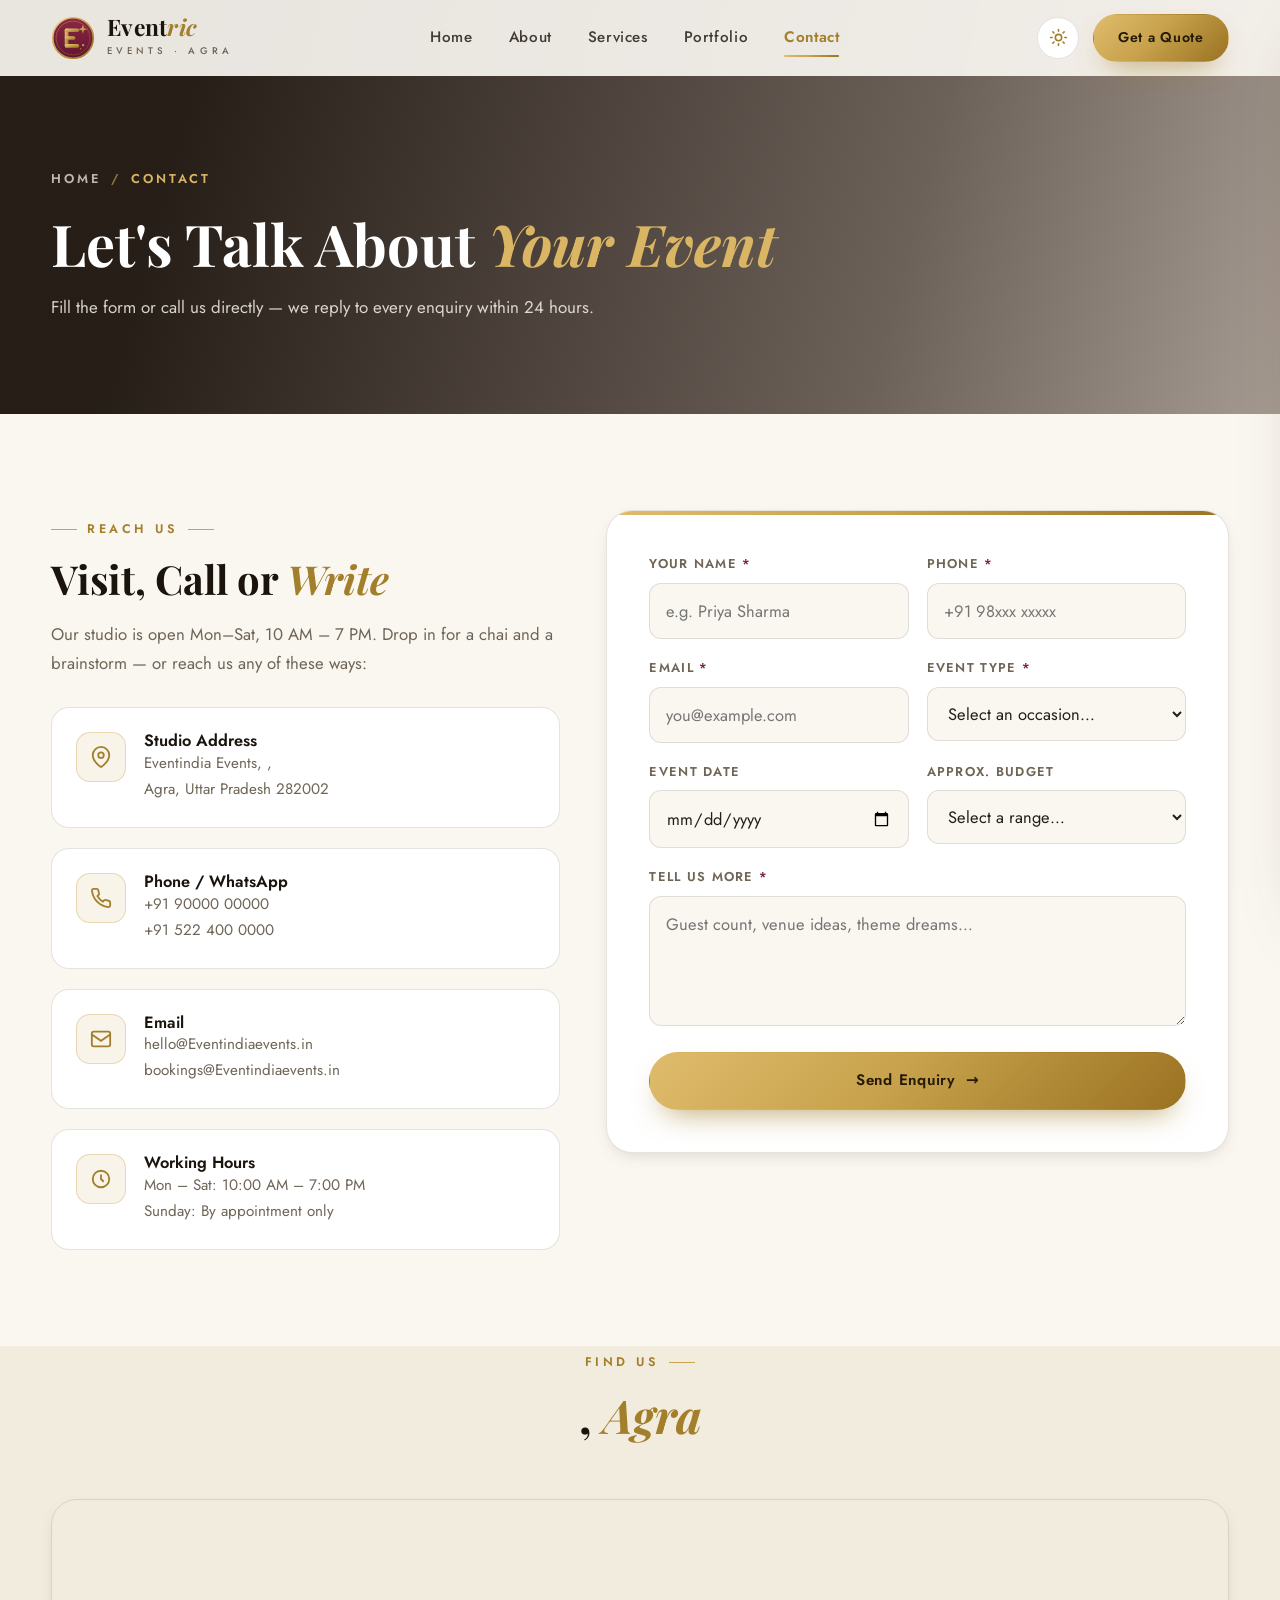
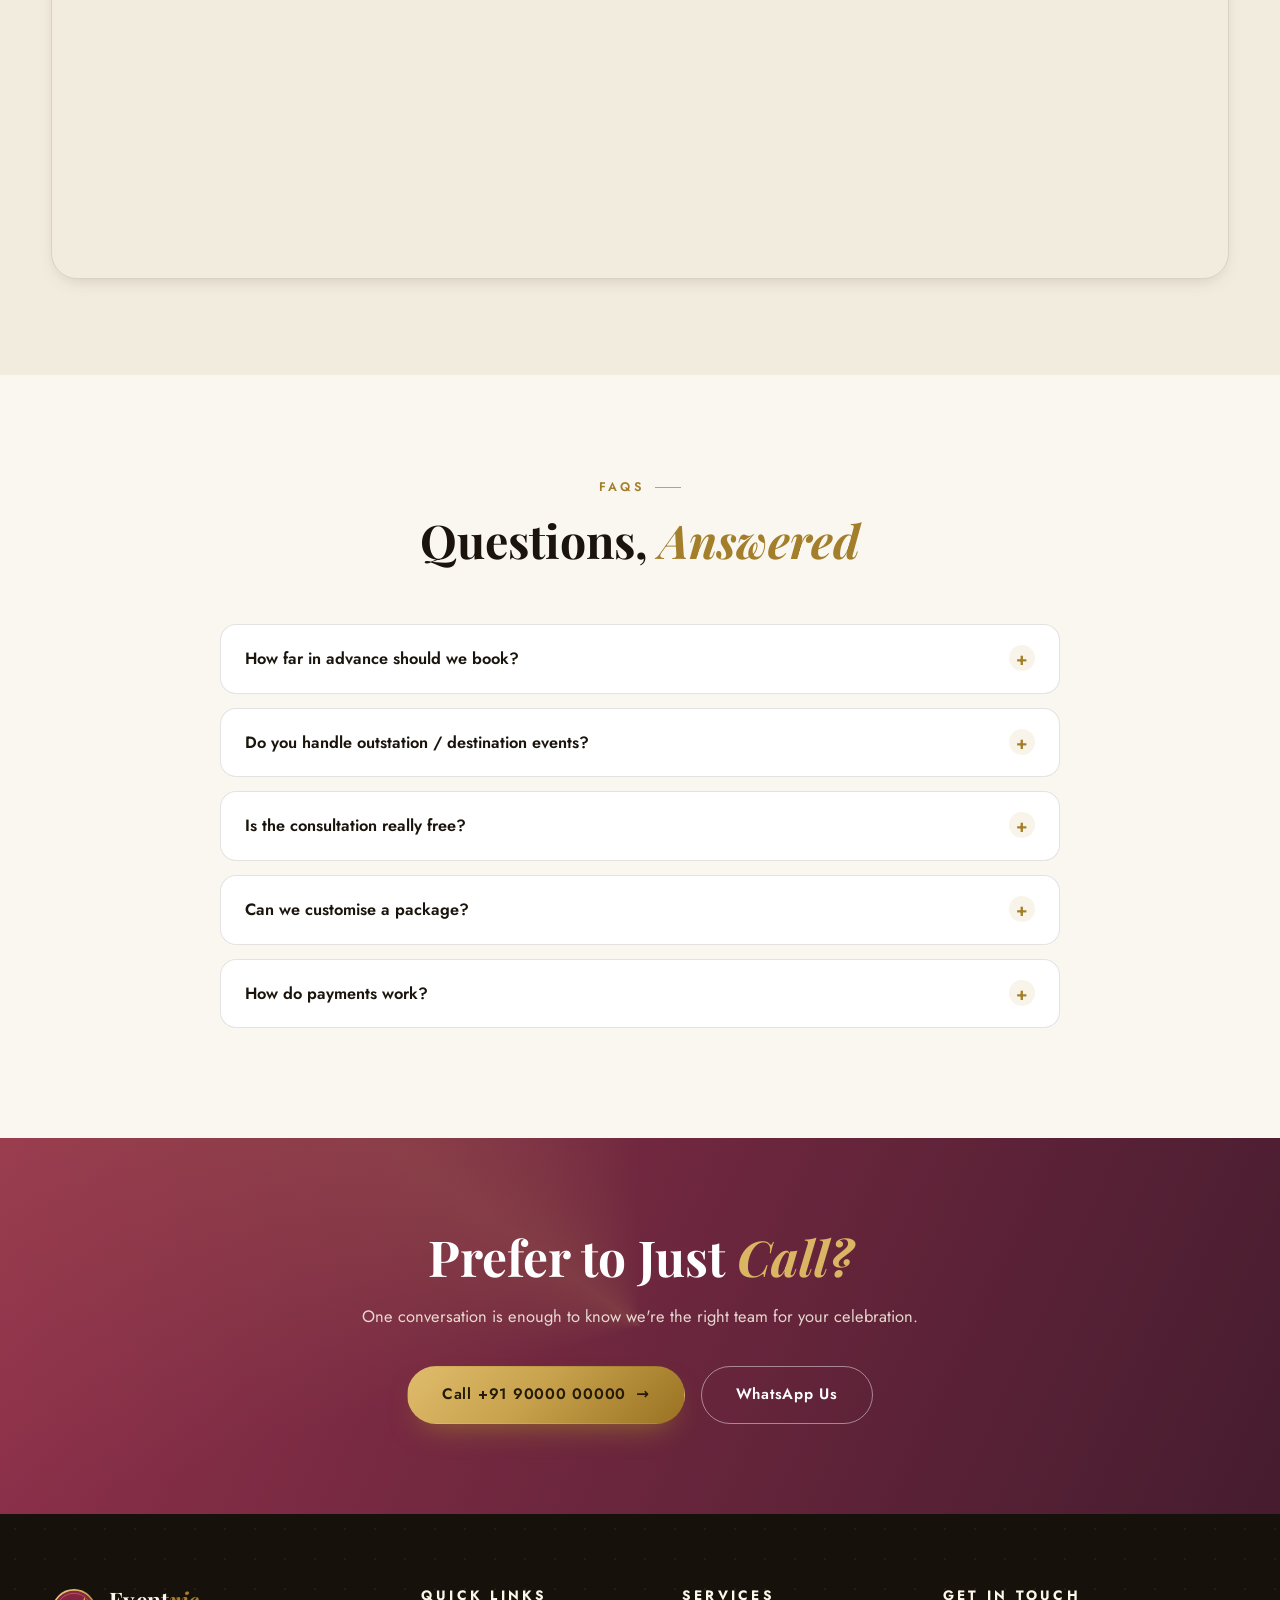
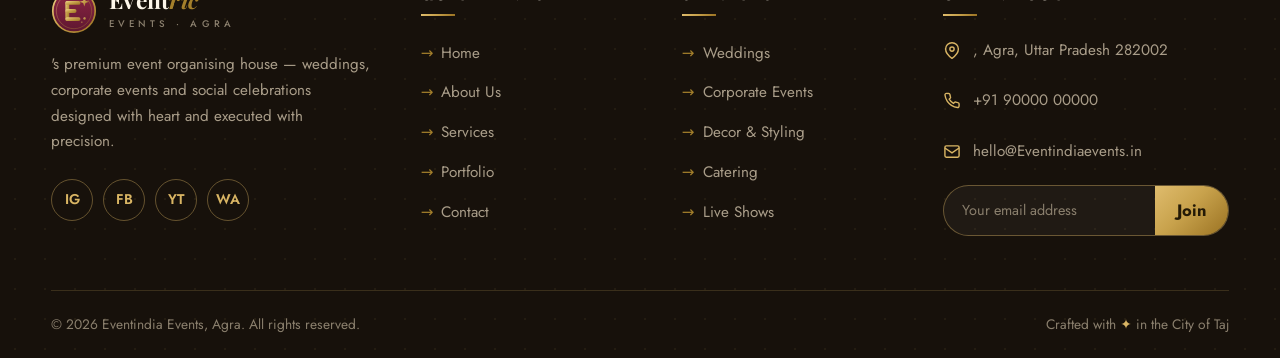
<file: contact.html>
<!DOCTYPE html>
<html lang="en">
<head>
  <meta charset="UTF-8">
  <meta name="viewport" content="width=device-width, initial-scale=1.0">
  <title>Contact — Get a Free Quote | Eventindia Events,  Agra</title>
  <meta name="description" content="Contact Eventindia Events in , Agra for free event consultation. Wedding, corporate and party enquiries — reply within 24 hours.">
  <link rel="icon" type="image/svg+xml" href="images/favicon.svg">
  <script>if(localStorage.getItem('Eventindia-theme')==='dark')document.documentElement.setAttribute('data-theme','dark');</script>
  <link rel="preconnect" href="https://fonts.googleapis.com">
  <link rel="preconnect" href="https://fonts.gstatic.com" crossorigin>
  <link href="https://fonts.googleapis.com/css2?family=Jost:wght@300;400;500;600;700&family=Playfair+Display:ital,wght@0,500;0,600;0,700;1,500;1,600;1,700&display=swap" rel="stylesheet">
  <link rel="stylesheet" href="css/style.css">
</head>
<body class="page-enter">

  <div class="preloader" aria-hidden="true">
    <div class="preloader-ring"></div>
    <div class="preloader-text">Eventindia</div>
  </div>

  <div class="scroll-progress"></div>

  <!-- ================= HEADER ================= -->
  <header class="site-header solid">
    <div class="container header-inner">
      <a href="index.html" class="brand" aria-label="Eventindia Events home">
        <img src="images/logo.svg" alt="Eventindia Events logo">
        <div>
          <div class="brand-name">Event<span>ric</span></div>
          <span class="brand-tag">Events · Agra</span>
        </div>
      </a>
      <nav class="main-nav" aria-label="Main navigation">
        <a class="nav-link" href="index.html">Home</a>
        <a class="nav-link" href="about.html">About</a>
        <a class="nav-link" href="services.html">Services</a>
        <a class="nav-link" href="portfolio.html">Portfolio</a>
        <a class="nav-link active" href="contact.html">Contact</a>
      </nav>
      <div class="header-actions">
        <button class="theme-toggle" type="button" aria-label="Switch theme">
          <svg class="icon-sun" width="19" height="19" viewBox="0 0 24 24" fill="none" stroke="currentColor" stroke-width="2" stroke-linecap="round"><circle cx="12" cy="12" r="4"/><path d="M12 2v2m0 16v2M4.9 4.9l1.4 1.4m11.4 11.4 1.4 1.4M2 12h2m16 0h2M4.9 19.1l1.4-1.4m11.4-11.4 1.4-1.4"/></svg>
          <svg class="icon-moon" width="18" height="18" viewBox="0 0 24 24" fill="none" stroke="currentColor" stroke-width="2" stroke-linecap="round" stroke-linejoin="round"><path d="M21 12.8A9 9 0 1 1 11.2 3a7 7 0 0 0 9.8 9.8Z"/></svg>
        </button>
        <a href="contact.html" class="btn btn-gold btn-sm">Get a Quote</a>
        <button class="hamburger" type="button" aria-label="Open menu"><span></span><span></span><span></span></button>
      </div>
    </div>
  </header>

  <div class="nav-overlay"></div>
  <nav class="mobile-nav" aria-label="Mobile navigation">
    <a href="index.html">Home</a>
    <a href="about.html">About</a>
    <a href="services.html">Services</a>
    <a href="portfolio.html">Portfolio</a>
    <a class="active" href="contact.html">Contact</a>
    <a href="contact.html" class="btn btn-gold">Get a Free Quote</a>
  </nav>

  <!-- ================= PAGE HERO ================= -->
  <section class="page-hero">
    <div class="page-hero-bg" style="background-image:url('https://images.unsplash.com/photo-1533174072545-7a4b6ad7a6c3?auto=format&fit=crop&w=1800&q=75');"></div>
    <div class="container">
      <div class="breadcrumb"><a href="index.html">Home</a><span class="sep">/</span><span>Contact</span></div>
      <h1>Let's Talk About <em>Your Event</em></h1>
      <p>Fill the form or call us directly — we reply to every enquiry within 24 hours.</p>
    </div>
  </section>

  <!-- ================= CONTACT ================= -->
  <section class="section">
    <div class="container contact-grid">

      <div class="reveal-left">
        <span class="eyebrow">Reach Us</span>
        <h2 class="section-title" style="font-size:clamp(1.8rem,3.4vw,2.5rem);">Visit, Call or <em>Write</em></h2>
        <p class="section-sub" style="margin-bottom:30px;">Our  studio is open Mon–Sat, 10 AM – 7 PM. Drop in for a chai and a brainstorm — or reach us any of these ways:</p>

        <div class="contact-info">
          <div class="c-info-card">
            <div class="c-ico">
              <svg width="22" height="22" viewBox="0 0 24 24" fill="none" stroke="currentColor" stroke-width="2"><path d="M21 10c0 7-9 13-9 13s-9-6-9-13a9 9 0 0 1 18 0Z"/><circle cx="12" cy="10" r="3"/></svg>
            </div>
            <div>
              <h3>Studio Address</h3>
              <p>Eventindia Events, ,<br>Agra, Uttar Pradesh 282002</p>
            </div>
          </div>

          <div class="c-info-card">
            <div class="c-ico">
              <svg width="22" height="22" viewBox="0 0 24 24" fill="none" stroke="currentColor" stroke-width="2"><path d="M22 16.9v3a2 2 0 0 1-2.2 2 19.8 19.8 0 0 1-8.6-3.1 19.5 19.5 0 0 1-6-6A19.8 19.8 0 0 1 2.1 4.2 2 2 0 0 1 4.1 2h3a2 2 0 0 1 2 1.7c.1 1 .4 2 .7 2.9a2 2 0 0 1-.4 2.1L8.1 10a16 16 0 0 0 6 6l1.3-1.3a2 2 0 0 1 2.1-.5c.9.4 1.9.6 2.9.8a2 2 0 0 1 1.6 2Z"/></svg>
            </div>
            <div>
              <h3>Phone / WhatsApp</h3>
              <p><a href="tel:+919000000000">+91 90000 00000</a><br><a href="tel:+915224000000">+91 522 400 0000</a></p>
            </div>
          </div>

          <div class="c-info-card">
            <div class="c-ico">
              <svg width="22" height="22" viewBox="0 0 24 24" fill="none" stroke="currentColor" stroke-width="2"><rect x="2" y="4" width="20" height="16" rx="2"/><path d="m22 7-10 7L2 7"/></svg>
            </div>
            <div>
              <h3>Email</h3>
              <p><a href="mailto:hello@Eventindiaevents.in">hello@Eventindiaevents.in</a><br><a href="mailto:bookings@Eventindiaevents.in">bookings@Eventindiaevents.in</a></p>
            </div>
          </div>

          <div class="c-info-card">
            <div class="c-ico">
              <svg width="22" height="22" viewBox="0 0 24 24" fill="none" stroke="currentColor" stroke-width="2"><circle cx="12" cy="12" r="9"/><path d="M12 7v5l3 3"/></svg>
            </div>
            <div>
              <h3>Working Hours</h3>
              <p>Mon – Sat: 10:00 AM – 7:00 PM<br>Sunday: By appointment only</p>
            </div>
          </div>
        </div>
      </div>

      <div class="reveal-right">
        <div class="contact-form">
          <form novalidate>
            <div class="form-row">
              <div class="form-group">
                <label>Your Name <span class="req">*</span></label>
                <input class="form-control" type="text" name="name" placeholder="e.g. Priya Sharma" required>
                <div class="err-msg">Please enter your name</div>
              </div>
              <div class="form-group">
                <label>Phone <span class="req">*</span></label>
                <input class="form-control" type="tel" name="phone" placeholder="+91 98xxx xxxxx" required>
                <div class="err-msg">Please enter your phone number</div>
              </div>
            </div>

            <div class="form-row">
              <div class="form-group">
                <label>Email <span class="req">*</span></label>
                <input class="form-control" type="email" name="email" placeholder="you@example.com" required>
                <div class="err-msg">Please enter a valid email</div>
              </div>
              <div class="form-group">
                <label>Event Type <span class="req">*</span></label>
                <select class="form-control" name="event" required>
                  <option value="">Select an occasion…</option>
                  <option>Wedding / Sangeet</option>
                  <option>Corporate Event</option>
                  <option>Birthday / Anniversary</option>
                  <option>Live Show / Concert</option>
                  <option>Decor Only</option>
                  <option>Other</option>
                </select>
                <div class="err-msg">Please choose an event type</div>
              </div>
            </div>

            <div class="form-row">
              <div class="form-group">
                <label>Event Date</label>
                <input class="form-control" type="date" name="date">
              </div>
              <div class="form-group">
                <label>Approx. Budget</label>
                <select class="form-control" name="budget">
                  <option value="">Select a range…</option>
                  <option>Under ₹50,000</option>
                  <option>₹50,000 – ₹1,50,000</option>
                  <option>₹1,50,000 – ₹5,00,000</option>
                  <option>₹5,00,000+</option>
                </select>
              </div>
            </div>

            <div class="form-group">
              <label>Tell Us More <span class="req">*</span></label>
              <textarea class="form-control" name="message" placeholder="Guest count, venue ideas, theme dreams…" required></textarea>
              <div class="err-msg">A few details will help us help you</div>
            </div>

            <button type="submit" class="btn btn-gold" style="width:100%;">Send Enquiry <span class="btn-ico">→</span></button>
          </form>

          <div class="form-success">
            <div class="fs-ico">✓</div>
            <h3>Thank You!</h3>
            <p>Your enquiry is on its way. Our team will reach out within 24 hours with ideas and a free quote.</p>
          </div>
        </div>
      </div>

    </div>
  </section>

  <!-- ================= MAP ================= -->
  <section class="section section-alt" style="padding-top:0;">
    <div class="container">
      <div class="section-head reveal">
        <span class="eyebrow">Find Us</span>
        <h2 class="section-title">, <em>Agra</em></h2>
      </div>
      <div class="map-wrap reveal">
        <iframe
          title="Eventindia Events location — , Agra"
          src="https://www.openstreetmap.org/export/embed.html?bbox=77.965%2C27.145%2C78.065%2C27.225&amp;layer=mapnik&amp;marker=27.1767%2C78.0081"
          loading="lazy"></iframe>
      </div>
    </div>
  </section>

  <!-- ================= FAQ ================= -->
  <section class="section">
    <div class="container" style="max-width:840px;">
      <div class="section-head reveal">
        <span class="eyebrow">FAQs</span>
        <h2 class="section-title">Questions, <em>Answered</em></h2>
      </div>

      <div class="faq-item reveal">
        <button class="faq-q" type="button">How far in advance should we book? <span class="faq-ico">+</span></button>
        <div class="faq-a"><p>For weddings, 3–6 months is ideal; for corporate and social events, 3–4 weeks works. That said — we've pulled off beautiful events in 72 hours. Just ask.</p></div>
      </div>
      <div class="faq-item reveal" style="--d:.05s;">
        <button class="faq-q" type="button">Do you handle outstation / destination events? <span class="faq-ico">+</span></button>
        <div class="faq-a"><p>Yes! While we're based in , Agra, we regularly execute events in Delhi NCR, Jaipur, Lucknow and destination weddings across Rajasthan and Uttarakhand.</p></div>
      </div>
      <div class="faq-item reveal" style="--d:.1s;">
        <button class="faq-q" type="button">Is the consultation really free? <span class="faq-ico">+</span></button>
        <div class="faq-a"><p>Completely free, no obligation. We'll discuss your vision, share ballpark numbers and only proceed if it feels like the right fit for both of us.</p></div>
      </div>
      <div class="faq-item reveal" style="--d:.15s;">
        <button class="faq-q" type="button">Can we customise a package? <span class="faq-ico">+</span></button>
        <div class="faq-a"><p>Always. Our listed packages are starting points — every quote is rebuilt around your guest count, venue, date and must-haves.</p></div>
      </div>
      <div class="faq-item reveal" style="--d:.2s;">
        <button class="faq-q" type="button">How do payments work? <span class="faq-ico">+</span></button>
        <div class="faq-a"><p>A 30% booking advance confirms your date, 40% two weeks before the event, and the balance on event day. Everything is documented — no surprises.</p></div>
      </div>
    </div>
  </section>

  <!-- ================= CTA ================= -->
  <section class="cta-band">
    <div class="container">
      <h2 class="reveal">Prefer to Just <em>Call?</em></h2>
      <p class="reveal" style="--d:.1s">One conversation is enough to know we're the right team for your celebration.</p>
      <div class="hero-cta reveal" style="--d:.2s">
        <a href="tel:+919000000000" class="btn btn-gold">Call +91 90000 00000 <span class="btn-ico">→</span></a>
        <a href="https://wa.me/919000000000" class="btn btn-outline" target="_blank" rel="noopener">WhatsApp Us</a>
      </div>
    </div>
  </section>

  <!-- ================= FOOTER ================= -->
  <footer class="site-footer">
    <div class="container">
      <div class="footer-top">
        <div class="footer-brand">
          <a href="index.html" class="brand">
            <img src="images/logo.svg" alt="Eventindia Events logo" style="width:46px;height:46px;">
            <div>
              <div class="brand-name">Event<span>ric</span></div>
              <span class="brand-tag" style="color:#8a7f6d;">Events · Agra</span>
            </div>
          </a>
          <p>'s premium event organising house — weddings, corporate events and social celebrations designed with heart and executed with precision.</p>
          <div class="footer-social">
            <a href="#" aria-label="Instagram">IG</a>
            <a href="#" aria-label="Facebook">FB</a>
            <a href="#" aria-label="YouTube">YT</a>
            <a href="#" aria-label="WhatsApp">WA</a>
          </div>
        </div>
        <div class="footer-col">
          <h4>Quick Links</h4>
          <ul>
            <li><a href="index.html">Home</a></li>
            <li><a href="about.html">About Us</a></li>
            <li><a href="services.html">Services</a></li>
            <li><a href="portfolio.html">Portfolio</a></li>
            <li><a href="contact.html">Contact</a></li>
          </ul>
        </div>
        <div class="footer-col">
          <h4>Services</h4>
          <ul>
            <li><a href="services.html">Weddings</a></li>
            <li><a href="services.html">Corporate Events</a></li>
            <li><a href="services.html">Decor &amp; Styling</a></li>
            <li><a href="services.html">Catering</a></li>
            <li><a href="services.html">Live Shows</a></li>
          </ul>
        </div>
        <div class="footer-col footer-contact-col">
          <h4>Get in Touch</h4>
          <ul class="footer-contact">
            <li><svg width="17" height="17" viewBox="0 0 24 24" fill="none" stroke="currentColor" stroke-width="2"><path d="M21 10c0 7-9 13-9 13s-9-6-9-13a9 9 0 0 1 18 0Z"/><circle cx="12" cy="10" r="3"/></svg> , Agra, Uttar Pradesh 282002</li>
            <li><svg width="17" height="17" viewBox="0 0 24 24" fill="none" stroke="currentColor" stroke-width="2"><path d="M22 16.9v3a2 2 0 0 1-2.2 2 19.8 19.8 0 0 1-8.6-3.1 19.5 19.5 0 0 1-6-6A19.8 19.8 0 0 1 2.1 4.2 2 2 0 0 1 4.1 2h3a2 2 0 0 1 2 1.7c.1 1 .4 2 .7 2.9a2 2 0 0 1-.4 2.1L8.1 10a16 16 0 0 0 6 6l1.3-1.3a2 2 0 0 1 2.1-.5c.9.4 1.9.6 2.9.8a2 2 0 0 1 1.6 2Z"/></svg> +91 90000 00000</li>
            <li><svg width="17" height="17" viewBox="0 0 24 24" fill="none" stroke="currentColor" stroke-width="2"><rect x="2" y="4" width="20" height="16" rx="2"/><path d="m22 7-10 7L2 7"/></svg> hello@Eventindiaevents.in</li>
          </ul>
          <form class="newsletter">
            <input type="email" placeholder="Your email address" aria-label="Email for newsletter" required>
            <button type="submit">Join</button>
          </form>
        </div>
      </div>
      <div class="footer-bottom">
        <span>© <span data-year>2026</span> Eventindia Events,  Agra. All rights reserved.</span>
        <span>Crafted with <span style="color:#d9b564;">✦</span> in the City of Taj</span>
      </div>
    </div>
  </footer>

  <button class="back-top" aria-label="Back to top">↑</button>
  <script src="js/main.js"></script>
</body>
</html>
</file>
<file: css/style.css>
/* ============================================================
   EVENTRIC EVENTS — Khandari, Agra
   Modern · Elegant · Professional
   Light theme + Dark theme | HTML · CSS · JS only
   ============================================================ */

/* ---------- 1. THEME TOKENS ---------- */
:root {
  --bg: #faf7f1;
  --bg-2: #f2ecdf;
  --surface: #ffffff;
  --surface-2: #f7f2e8;
  --text: #241e17;
  --heading: #1a140d;
  --muted: #6f6557;
  --line: rgba(36, 30, 23, 0.12);
  --gold: #c8a24c;
  --gold-soft: #d9b564;
  --gold-deep: #a37f2b;
  --gold-tint: rgba(200, 162, 76, 0.12);
  --wine: #7c2340;
  --wine-deep: #5e1630;
  --wine-tint: rgba(124, 35, 64, 0.08);
  --grad-gold: linear-gradient(135deg, #dfbc6d 0%, #c8a24c 45%, #9a7222 100%);
  --grad-wine: linear-gradient(135deg, #8e2744 0%, #5e1630 100%);
  --shadow-sm: 0 6px 18px -8px rgba(70, 50, 15, 0.25);
  --shadow: 0 20px 45px -20px rgba(70, 50, 15, 0.35);
  --shadow-lg: 0 35px 70px -25px rgba(70, 50, 15, 0.4);
  --header-h: 76px;
  --radius: 18px;
  --radius-lg: 26px;
  --ease: cubic-bezier(0.22, 1, 0.36, 1);
}

[data-theme="dark"] {
  --bg: #131009;
  --bg-2: #1a160e;
  --surface: #1e1a12;
  --surface-2: #262016;
  --text: #f0e9db;
  --heading: #fbf6ea;
  --muted: #b1a48d;
  --line: rgba(240, 233, 219, 0.14);
  --gold: #d9b564;
  --gold-soft: #ecd28e;
  --gold-deep: #b8913a;
  --gold-tint: rgba(217, 181, 100, 0.12);
  --wine: #a63a5b;
  --wine-deep: #7c2340;
  --wine-tint: rgba(166, 58, 91, 0.14);
  --shadow-sm: 0 6px 18px -8px rgba(0, 0, 0, 0.6);
  --shadow: 0 20px 45px -20px rgba(0, 0, 0, 0.75);
  --shadow-lg: 0 35px 70px -25px rgba(0, 0, 0, 0.85);
}

/* ---------- 2. RESET & BASE ---------- */
*,
*::before,
*::after { box-sizing: border-box; margin: 0; padding: 0; }

html { scroll-behavior: smooth; }

body {
  font-family: "Jost", "Segoe UI", system-ui, sans-serif;
  font-size: 16.5px;
  line-height: 1.7;
  color: var(--text);
  background: var(--bg);
  overflow-x: hidden;
  transition: background 0.4s var(--ease), color 0.4s var(--ease);
  -webkit-font-smoothing: antialiased;
}

img { max-width: 100%; display: block; }
a { color: inherit; text-decoration: none; }
ul { list-style: none; }
button, input, select, textarea { font: inherit; color: inherit; }

h1, h2, h3, h4 {
  font-family: "Playfair Display", Georgia, serif;
  color: var(--heading);
  line-height: 1.16;
  font-weight: 700;
}

::selection { background: var(--gold); color: #1a140d; }

::-webkit-scrollbar { width: 10px; }
::-webkit-scrollbar-track { background: var(--bg-2); }
::-webkit-scrollbar-thumb { background: var(--gold-deep); border-radius: 8px; }

/* ---------- 3. LAYOUT HELPERS ---------- */
.container { width: min(1180px, 92%); margin-inline: auto; }
.section { padding: 96px 0; position: relative; }
.section-alt { background: var(--bg-2); }

.section-head { max-width: 700px; margin: 0 auto 56px; text-align: center; }
.section-head.left { margin-inline: 0; text-align: left; }

.eyebrow {
  display: inline-flex; align-items: center; gap: 10px;
  font-size: 0.78rem; font-weight: 600; letter-spacing: 0.28em;
  text-transform: uppercase; color: var(--gold-deep); margin-bottom: 16px;
}
[data-theme="dark"] .eyebrow { color: var(--gold-soft); }
.eyebrow::before, .eyebrow::after {
  content: ""; width: 26px; height: 1.5px; background: var(--gold);
}
.section-head:not(.left) .eyebrow::before { display: none; }

.section-title { font-size: clamp(2rem, 4vw, 2.9rem); margin-bottom: 18px; }
.section-title em { font-style: italic; color: var(--gold-deep); }
[data-theme="dark"] .section-title em { color: var(--gold-soft); }

.section-sub { color: var(--muted); font-size: 1.05rem; }

.grid-2 { display: grid; grid-template-columns: 1fr 1fr; gap: 56px; align-items: center; }
.grid-3 { display: grid; grid-template-columns: repeat(3, 1fr); gap: 28px; }
.grid-4 { display: grid; grid-template-columns: repeat(4, 1fr); gap: 24px; }

.text-gold { color: var(--gold-deep); }
[data-theme="dark"] .text-gold { color: var(--gold-soft); }

/* ---------- 4. BUTTONS ---------- */
.btn {
  display: inline-flex; align-items: center; justify-content: center; gap: 10px;
  padding: 15px 34px; border-radius: 999px; border: 1.5px solid transparent;
  font-weight: 600; font-size: 0.95rem; letter-spacing: 0.05em;
  cursor: pointer; position: relative; overflow: hidden;
  transition: transform 0.35s var(--ease), box-shadow 0.35s var(--ease),
              background 0.35s, color 0.35s, border-color 0.35s;
}
.btn:hover { transform: translateY(-3px); }
.btn:active { transform: translateY(-1px); }

.btn-gold {
  background: var(--grad-gold); color: #241a06;
  box-shadow: 0 14px 30px -14px rgba(163, 127, 43, 0.8);
}
.btn-gold:hover { box-shadow: 0 20px 38px -14px rgba(163, 127, 43, 0.95); }

.btn-outline {
  background: transparent; color: var(--text);
  border-color: var(--line);
}
.btn-outline:hover { border-color: var(--gold); color: var(--gold-deep); background: var(--gold-tint); }
[data-theme="dark"] .btn-outline:hover { color: var(--gold-soft); }

.btn-wine { background: var(--grad-wine); color: #fff; box-shadow: 0 14px 30px -14px rgba(124, 35, 64, 0.8); }
.btn-wine:hover { box-shadow: 0 20px 38px -14px rgba(124, 35, 64, 0.9); }

.btn-sm { padding: 11px 24px; font-size: 0.88rem; }

.btn .btn-ico { transition: transform 0.35s var(--ease); }
.btn:hover .btn-ico { transform: translateX(5px); }

.link-arrow {
  display: inline-flex; align-items: center; gap: 8px;
  font-weight: 600; color: var(--gold-deep); letter-spacing: 0.04em;
  border-bottom: 1.5px solid transparent; padding-bottom: 3px;
  transition: gap 0.3s, border-color 0.3s, color 0.3s;
}
[data-theme="dark"] .link-arrow { color: var(--gold-soft); }
.link-arrow:hover { gap: 14px; border-color: var(--gold); }

/* ---------- 5. PRELOADER ---------- */
.preloader {
  position: fixed; inset: 0; z-index: 9999;
  background: var(--bg); display: flex; align-items: center; justify-content: center;
  flex-direction: column; gap: 18px;
  transition: opacity 0.6s var(--ease), visibility 0.6s;
}
.preloader.hidden { opacity: 0; visibility: hidden; }
.preloader-ring {
  width: 58px; height: 58px; border-radius: 50%;
  border: 3px solid var(--line);
  border-top-color: var(--gold);
  animation: spin 0.9s linear infinite;
}
.preloader-text {
  font-family: "Playfair Display", serif; letter-spacing: 0.35em;
  font-size: 0.8rem; text-transform: uppercase; color: var(--gold-deep);
  animation: pulse 1.4s ease-in-out infinite;
}
@keyframes spin { to { transform: rotate(360deg); } }
@keyframes pulse { 0%, 100% { opacity: 0.45; } 50% { opacity: 1; } }

/* ---------- 6. SCROLL PROGRESS ---------- */
.scroll-progress {
  position: fixed; top: 0; left: 0; height: 3px; width: 0%;
  background: var(--grad-gold); z-index: 1200; transition: width 0.1s linear;
}

/* ---------- 7. HEADER ---------- */
.site-header {
  position: fixed; top: 0; left: 0; right: 0; z-index: 1000;
  height: var(--header-h);
  display: flex; align-items: center;
  transition: background 0.4s var(--ease), box-shadow 0.4s var(--ease), height 0.4s;
  background: transparent;
}
.site-header.scrolled {
  height: 66px;
  background: color-mix(in srgb, var(--bg) 88%, transparent);
  backdrop-filter: blur(14px);
  -webkit-backdrop-filter: blur(14px);
  box-shadow: var(--shadow-sm);
}
.site-header.solid { background: color-mix(in srgb, var(--bg) 92%, transparent); backdrop-filter: blur(14px); }
.site-header.solid.scrolled { box-shadow: var(--shadow-sm); }

.header-inner { display: flex; align-items: center; justify-content: space-between; gap: 24px; }

.brand { display: flex; align-items: center; gap: 12px; }
.brand img { width: 44px; height: 44px; transition: transform 0.4s var(--ease); }
.brand:hover img { transform: rotate(-8deg) scale(1.06); }
.brand-name {
  font-family: "Playfair Display", serif; font-size: 1.42rem; font-weight: 700;
  line-height: 1; color: var(--heading); letter-spacing: 0.01em;
}
.brand-name span { color: var(--gold-deep); font-style: italic; }
[data-theme="dark"] .brand-name span { color: var(--gold-soft); }
.brand-tag {
  display: block; font-family: "Jost", sans-serif; font-size: 0.6rem;
  letter-spacing: 0.42em; text-transform: uppercase; color: var(--muted);
  margin-top: 4px; font-weight: 500;
}

.main-nav { display: flex; align-items: center; gap: 6px; }
.main-nav a.nav-link {
  position: relative; padding: 8px 15px; font-size: 0.95rem; font-weight: 500;
  letter-spacing: 0.04em; color: var(--text); opacity: 0.85;
  transition: color 0.3s, opacity 0.3s;
}
.main-nav a.nav-link::after {
  content: ""; position: absolute; left: 15px; right: 15px; bottom: 2px;
  height: 2px; background: var(--grad-gold); border-radius: 2px;
  transform: scaleX(0); transform-origin: left; transition: transform 0.35s var(--ease);
}
.main-nav a.nav-link:hover { opacity: 1; color: var(--gold-deep); }
[data-theme="dark"] .main-nav a.nav-link:hover { color: var(--gold-soft); }
.main-nav a.nav-link:hover::after,
.main-nav a.nav-link.active::after { transform: scaleX(1); }
.main-nav a.nav-link.active { opacity: 1; color: var(--gold-deep); font-weight: 600; }
[data-theme="dark"] .main-nav a.nav-link.active { color: var(--gold-soft); }

.header-actions { display: flex; align-items: center; gap: 14px; }

/* theme toggle */
.theme-toggle {
  width: 42px; height: 42px; border-radius: 50%;
  border: 1.5px solid var(--line); background: var(--surface);
  display: grid; place-items: center; cursor: pointer;
  transition: border-color 0.3s, transform 0.4s var(--ease), background 0.3s;
  color: var(--gold-deep);
}
.theme-toggle:hover { border-color: var(--gold); transform: rotate(25deg); }
[data-theme="dark"] .theme-toggle { color: var(--gold-soft); }
.theme-toggle .icon-moon { display: none; }
[data-theme="dark"] .theme-toggle .icon-moon { display: block; }
[data-theme="dark"] .theme-toggle .icon-sun { display: none; }

/* hamburger */
.hamburger {
  display: none; width: 44px; height: 44px; border: 1.5px solid var(--line);
  background: var(--surface); border-radius: 12px; cursor: pointer;
  flex-direction: column; align-items: center; justify-content: center; gap: 5px;
}
.hamburger span {
  display: block; width: 20px; height: 2px; background: var(--text);
  border-radius: 2px; transition: transform 0.35s var(--ease), opacity 0.3s;
}
.hamburger.open span:nth-child(1) { transform: translateY(7px) rotate(45deg); }
.hamburger.open span:nth-child(2) { opacity: 0; }
.hamburger.open span:nth-child(3) { transform: translateY(-7px) rotate(-45deg); }

/* mobile nav panel */
.mobile-nav {
  position: fixed; inset: 0 0 0 auto; width: min(340px, 84vw); z-index: 1100;
  background: var(--surface); box-shadow: var(--shadow-lg);
  padding: 96px 34px 40px; transform: translateX(105%);
  transition: transform 0.5s var(--ease);
  display: flex; flex-direction: column; gap: 6px;
  border-left: 1px solid var(--line);
}
.mobile-nav.open { transform: translateX(0); }
.mobile-nav a {
  padding: 14px 6px; font-size: 1.05rem; font-weight: 500;
  border-bottom: 1px solid var(--line); position: relative;
  transition: color 0.3s, padding-left 0.3s;
}
.mobile-nav a:hover, .mobile-nav a.active { color: var(--gold-deep); padding-left: 12px; }
[data-theme="dark"] .mobile-nav a:hover,
[data-theme="dark"] .mobile-nav a.active { color: var(--gold-soft); }
.mobile-nav .btn { margin-top: 22px; }
.nav-overlay {
  position: fixed; inset: 0; background: rgba(15, 10, 5, 0.5);
  opacity: 0; visibility: hidden; transition: 0.4s; z-index: 1050;
  backdrop-filter: blur(3px);
}
.nav-overlay.show { opacity: 1; visibility: visible; }

/* ---------- 8. HOME HERO ---------- */
.hero {
  position: relative; min-height: 100vh;
  display: flex; align-items: center;
  padding: calc(var(--header-h) + 40px) 0 80px;
  overflow: hidden;
}
.hero-bg {
  position: absolute; inset: 0; z-index: -2;
  background-image: url("https://images.unsplash.com/photo-1519225421980-715cb0215aed?auto=format&fit=crop&w=1900&q=80");
  background-size: cover; background-position: center;
  transform: scale(1.08);
  animation: kenburns 22s ease-in-out infinite alternate;
}
@keyframes kenburns {
  0% { transform: scale(1.08) translate(0, 0); }
  100% { transform: scale(1.16) translate(-1.5%, -1.5%); }
}
.hero::after {
  content: ""; position: absolute; inset: 0; z-index: -1;
  background:
    linear-gradient(100deg, rgba(20, 12, 6, 0.92) 8%, rgba(30, 17, 10, 0.72) 48%, rgba(40, 22, 12, 0.38) 100%),
    linear-gradient(0deg, rgba(15, 9, 5, 0.75) 0%, transparent 34%);
}
.hero-content { max-width: 760px; color: #fdfaf3; }
.hero-kicker {
  display: inline-flex; align-items: center; gap: 12px;
  font-size: 0.8rem; letter-spacing: 0.32em; text-transform: uppercase;
  color: var(--gold-soft); font-weight: 600; margin-bottom: 26px;
  padding: 9px 20px; border: 1px solid rgba(217, 181, 100, 0.45);
  border-radius: 999px; background: rgba(20, 12, 6, 0.35);
  backdrop-filter: blur(6px);
}
.hero-kicker .dot { width: 7px; height: 7px; border-radius: 50%; background: var(--gold-soft); animation: pulse 1.6s infinite; }
.hero h1 {
  color: #fff; font-size: clamp(2.6rem, 6vw, 4.6rem);
  margin-bottom: 24px; letter-spacing: -0.01em;
}
.hero h1 .line { display: block; overflow: hidden; }
.hero h1 .line > span {
  display: inline-block; transform: translateY(110%);
  animation: riseUp 1s var(--ease) forwards;
}
.hero h1 .line:nth-child(1) > span { animation-delay: 0.25s; }
.hero h1 .line:nth-child(2) > span { animation-delay: 0.4s; }
.hero h1 .line:nth-child(3) > span { animation-delay: 0.55s; }
@keyframes riseUp { to { transform: translateY(0); } }
.hero h1 em { font-style: italic; color: var(--gold-soft); }
.hero p {
  font-size: clamp(1.02rem, 1.6vw, 1.18rem); color: rgba(253, 250, 243, 0.85);
  max-width: 580px; margin-bottom: 38px;
}
.hero-cta { display: flex; flex-wrap: wrap; gap: 16px; }
.hero .btn-outline { color: #fff; border-color: rgba(255, 255, 255, 0.4); }
.hero .btn-outline:hover { background: rgba(255, 255, 255, 0.1); border-color: var(--gold-soft); color: var(--gold-soft); }

.hero-fade { opacity: 0; animation: fadeUp 0.9s var(--ease) forwards; }
.hero-fade.d1 { animation-delay: 0.15s; }
.hero-fade.d2 { animation-delay: 0.85s; }
.hero-fade.d3 { animation-delay: 1s; }
@keyframes fadeUp { from { opacity: 0; transform: translateY(26px); } to { opacity: 1; transform: translateY(0); } }

.hero-stats {
  display: flex; gap: 44px; margin-top: 58px; flex-wrap: wrap;
  opacity: 0; animation: fadeUp 0.9s var(--ease) 1.15s forwards;
}
.hero-stats .hs-num {
  font-family: "Playfair Display", serif; font-size: 2rem; font-weight: 700;
  color: var(--gold-soft); line-height: 1;
}
.hero-stats .hs-lbl { font-size: 0.82rem; letter-spacing: 0.14em; text-transform: uppercase; color: rgba(253, 250, 243, 0.7); margin-top: 6px; }

.scroll-ind {
  position: absolute; bottom: 30px; left: 50%; transform: translateX(-50%);
  display: flex; flex-direction: column; align-items: center; gap: 8px;
  color: rgba(253, 250, 243, 0.75); font-size: 0.68rem;
  letter-spacing: 0.3em; text-transform: uppercase;
  opacity: 0; animation: fadeUp 1s 1.6s forwards;
}
.scroll-ind .mouse {
  width: 24px; height: 38px; border: 1.6px solid rgba(217, 181, 100, 0.75);
  border-radius: 14px; position: relative;
}
.scroll-ind .mouse::after {
  content: ""; position: absolute; top: 7px; left: 50%; transform: translateX(-50%);
  width: 3.5px; height: 8px; border-radius: 3px; background: var(--gold-soft);
  animation: wheel 1.6s ease-in-out infinite;
}
@keyframes wheel { 0% { opacity: 1; transform: translate(-50%, 0); } 70% { opacity: 0; transform: translate(-50%, 12px); } 100% { opacity: 0; } }

/* floating decorative orbs */
.hero-orb {
  position: absolute; border-radius: 50%; pointer-events: none; z-index: -1;
  filter: blur(2px); border: 1px dashed rgba(217, 181, 100, 0.35);
  animation: floaty 9s ease-in-out infinite;
}
.hero-orb.o1 { width: 120px; height: 120px; top: 22%; right: 12%; }
.hero-orb.o2 { width: 60px; height: 60px; bottom: 26%; right: 26%; animation-delay: -3s; }
.hero-orb.o3 { width: 34px; height: 34px; top: 30%; right: 34%; animation-delay: -6s; background: rgba(217, 181, 100, 0.18); }
@keyframes floaty { 0%, 100% { transform: translateY(0); } 50% { transform: translateY(-22px); } }

/* ---------- 9. MARQUEE ---------- */
.marquee {
  background: var(--grad-wine); color: #fdf6ea;
  padding: 17px 0; overflow: hidden; white-space: nowrap;
  border-block: 1px solid rgba(217, 181, 100, 0.35);
}
.marquee-track { display: inline-flex; gap: 0; animation: marquee 30s linear infinite; }
.marquee:hover .marquee-track { animation-play-state: paused; }
.marquee-track span {
  display: inline-flex; align-items: center; gap: 26px;
  font-family: "Playfair Display", serif; font-size: 1.05rem;
  letter-spacing: 0.16em; text-transform: uppercase; padding-right: 26px;
}
.marquee-track span i { color: var(--gold-soft); font-style: normal; }
@keyframes marquee { to { transform: translateX(-50%); } }

/* ---------- 10. REVEAL ANIMATIONS ---------- */
.reveal {
  opacity: 0; transform: translateY(36px);
  transition: opacity 0.9s var(--ease), transform 0.9s var(--ease);
  transition-delay: var(--d, 0s);
}
.reveal.in-view { opacity: 1; transform: translateY(0); }
.reveal-left { opacity: 0; transform: translateX(-46px); transition: 0.9s var(--ease); transition-delay: var(--d, 0s); }
.reveal-right { opacity: 0; transform: translateX(46px); transition: 0.9s var(--ease); transition-delay: var(--d, 0s); }
.reveal-left.in-view, .reveal-right.in-view { opacity: 1; transform: translateX(0); }
.reveal-zoom { opacity: 0; transform: scale(0.92); transition: 0.9s var(--ease); transition-delay: var(--d, 0s); }
.reveal-zoom.in-view { opacity: 1; transform: scale(1); }

/* ---------- 11. INNER PAGE HERO ---------- */
.page-hero {
  position: relative; padding: calc(var(--header-h) + 90px) 0 90px;
  display: flex; align-items: center; min-height: 46vh; overflow: hidden;
}
.page-hero-bg {
  position: absolute; inset: 0; z-index: -2;
  background-size: cover; background-position: center;
  transform: scale(1.05);
}
.page-hero::after {
  content: ""; position: absolute; inset: 0; z-index: -1;
  background: linear-gradient(105deg, rgba(22, 13, 7, 0.93) 15%, rgba(35, 20, 11, 0.66) 70%, rgba(50, 28, 14, 0.42) 100%);
}
.page-hero h1 { color: #fff; font-size: clamp(2.4rem, 5vw, 3.6rem); margin-bottom: 16px; }
.page-hero h1 em { font-style: italic; color: var(--gold-soft); }
.page-hero p { color: rgba(253, 250, 243, 0.82); max-width: 560px; font-size: 1.06rem; }
.breadcrumb {
  display: flex; gap: 10px; align-items: center; margin-bottom: 20px;
  font-size: 0.8rem; letter-spacing: 0.22em; text-transform: uppercase;
  color: var(--gold-soft); font-weight: 600;
}
.breadcrumb a { color: rgba(253, 250, 243, 0.7); transition: color 0.3s; }
.breadcrumb a:hover { color: var(--gold-soft); }
.breadcrumb .sep { opacity: 0.6; }

/* ---------- 12. CARDS (services) ---------- */
.card {
  background: var(--surface); border: 1px solid var(--line);
  border-radius: var(--radius-lg); overflow: hidden;
  transition: transform 0.5s var(--ease), box-shadow 0.5s var(--ease), border-color 0.4s;
  position: relative;
}
.card:hover { transform: translateY(-10px); box-shadow: var(--shadow-lg); border-color: rgba(200, 162, 76, 0.5); }
.card::before {
  content: ""; position: absolute; inset: 0 0 auto; height: 3px;
  background: var(--grad-gold); transform: scaleX(0); transform-origin: left;
  transition: transform 0.5s var(--ease); z-index: 2;
}
.card:hover::before { transform: scaleX(1); }

.card-img { position: relative; overflow: hidden; aspect-ratio: 16/10.5; }
.card-img img {
  width: 100%; height: 100%; object-fit: cover;
  transition: transform 0.8s var(--ease);
}
.card:hover .card-img img { transform: scale(1.09); }
.card-img .card-tag {
  position: absolute; top: 14px; left: 14px; z-index: 2;
  background: rgba(20, 12, 6, 0.72); color: var(--gold-soft);
  backdrop-filter: blur(6px);
  font-size: 0.68rem; letter-spacing: 0.2em; text-transform: uppercase;
  padding: 7px 14px; border-radius: 999px; border: 1px solid rgba(217, 181, 100, 0.4);
  font-weight: 600;
}
.card-body { padding: 26px 26px 30px; }
.card-body h3 { font-size: 1.32rem; margin-bottom: 10px; }
.card-body p { color: var(--muted); font-size: 0.96rem; margin-bottom: 18px; }
.card-num {
  position: absolute; right: 22px; top: 200px; z-index: 2;
  font-family: "Playfair Display", serif; font-size: 2.6rem; font-style: italic;
  color: #fff; opacity: 0; transform: translateY(12px);
  text-shadow: 0 4px 18px rgba(0, 0, 0, 0.55);
  transition: 0.45s var(--ease);
}
.card:hover .card-num { opacity: 1; transform: translateY(0); }

/* icon feature card */
.feature {
  background: var(--surface); border: 1px solid var(--line);
  padding: 34px 28px; border-radius: var(--radius-lg);
  transition: transform 0.45s var(--ease), box-shadow 0.45s, border-color 0.4s;
  position: relative; overflow: hidden;
}
.feature:hover { transform: translateY(-8px); box-shadow: var(--shadow); border-color: rgba(200, 162, 76, 0.5); }
.feature-ico {
  width: 58px; height: 58px; border-radius: 16px;
  background: var(--gold-tint); color: var(--gold-deep);
  display: grid; place-items: center; margin-bottom: 20px;
  border: 1px solid rgba(200, 162, 76, 0.35);
  transition: 0.45s var(--ease);
}
[data-theme="dark"] .feature-ico { color: var(--gold-soft); }
.feature:hover .feature-ico { background: var(--grad-gold); color: #241a06; transform: rotate(-8deg) scale(1.05); }
.feature h3 { font-size: 1.2rem; margin-bottom: 10px; }
.feature p { color: var(--muted); font-size: 0.95rem; }

/* ---------- 13. ABOUT PREVIEW ---------- */
.about-visual { position: relative; }
.about-visual .av-main {
  border-radius: var(--radius-lg); overflow: hidden; box-shadow: var(--shadow-lg);
  aspect-ratio: 4/4.6;
}
.about-visual .av-main img { width: 100%; height: 100%; object-fit: cover; }
.about-visual .av-float {
  position: absolute; right: -26px; bottom: -34px; width: 54%;
  border-radius: 20px; overflow: hidden; border: 7px solid var(--bg);
  box-shadow: var(--shadow); aspect-ratio: 4/3;
  animation: floaty 7s ease-in-out infinite;
}
.about-visual .av-float img { width: 100%; height: 100%; object-fit: cover; }
.about-visual .av-badge {
  position: absolute; left: -22px; top: 34px;
  background: var(--grad-gold); color: #241a06;
  padding: 18px 22px; border-radius: 18px; text-align: center;
  box-shadow: var(--shadow); animation: floaty 6s ease-in-out infinite reverse;
}
.about-visual .av-badge strong {
  display: block; font-family: "Playfair Display", serif;
  font-size: 1.9rem; line-height: 1;
}
.about-visual .av-badge span { font-size: 0.7rem; letter-spacing: 0.14em; text-transform: uppercase; font-weight: 600; }

.check-list { display: grid; gap: 13px; margin: 26px 0 32px; }
.check-list li { display: flex; gap: 13px; align-items: flex-start; color: var(--text); }
.check-list li .tick {
  flex: 0 0 24px; width: 24px; height: 24px; border-radius: 50%;
  background: var(--gold-tint); border: 1.5px solid var(--gold);
  display: grid; place-items: center; color: var(--gold-deep); margin-top: 3px;
}
[data-theme="dark"] .check-list li .tick { color: var(--gold-soft); }

/* ---------- 14. STATS ---------- */
.stats-band {
  background:
    linear-gradient(120deg, rgba(94, 22, 48, 0.96), rgba(46, 12, 28, 0.96)),
    url("https://images.unsplash.com/photo-1470229722913-7c0e2dbbafd3?auto=format&fit=crop&w=1600&q=70") center/cover;
  color: #fdf6ea; padding: 74px 0;
  position: relative; overflow: hidden;
}
.stats-band::before {
  content: ""; position: absolute; inset: 0;
  background-image: radial-gradient(rgba(217, 181, 100, 0.16) 1.2px, transparent 1.2px);
  background-size: 26px 26px;
}
.stats-grid { display: grid; grid-template-columns: repeat(4, 1fr); gap: 30px; position: relative; }
.stat { text-align: center; padding: 12px; position: relative; }
.stat + .stat::before {
  content: ""; position: absolute; left: 0; top: 20%; height: 60%;
  width: 1px; background: rgba(217, 181, 100, 0.3);
}
.stat .num {
  font-family: "Playfair Display", serif; font-size: clamp(2.4rem, 4vw, 3.4rem);
  font-weight: 700; color: var(--gold-soft); line-height: 1;
}
.stat .num .suffix { font-size: 0.6em; }
.stat .lbl { margin-top: 10px; letter-spacing: 0.16em; text-transform: uppercase; font-size: 0.8rem; opacity: 0.85; }

/* ---------- 15. PORTFOLIO ---------- */
.filter-bar { display: flex; flex-wrap: wrap; gap: 10px; justify-content: center; margin-bottom: 46px; }
.filter-btn {
  padding: 10px 24px; border-radius: 999px; border: 1.5px solid var(--line);
  background: var(--surface); cursor: pointer; font-weight: 500; font-size: 0.92rem;
  letter-spacing: 0.04em; transition: 0.35s var(--ease); color: var(--text);
}
.filter-btn:hover { border-color: var(--gold); color: var(--gold-deep); transform: translateY(-2px); }
[data-theme="dark"] .filter-btn:hover { color: var(--gold-soft); }
.filter-btn.active {
  background: var(--grad-gold); border-color: transparent; color: #241a06; font-weight: 600;
  box-shadow: 0 12px 26px -12px rgba(163, 127, 43, 0.8);
}

.portfolio-grid { display: grid; grid-template-columns: repeat(3, 1fr); gap: 24px; }
.p-item {
  position: relative; border-radius: var(--radius); overflow: hidden;
  cursor: pointer; aspect-ratio: 4/3.4; display: block;
  transition: opacity 0.5s var(--ease), transform 0.5s var(--ease), filter 0.5s;
  box-shadow: var(--shadow-sm);
}
.p-item.tall { aspect-ratio: 4/4.6; }
.p-item.hide { display: none; }
.p-item img { width: 100%; height: 100%; object-fit: cover; transition: transform 0.9s var(--ease); }
.p-item:hover img { transform: scale(1.1); }
.p-item .p-overlay {
  position: absolute; inset: 0;
  background: linear-gradient(0deg, rgba(24, 13, 8, 0.9) 0%, rgba(24, 13, 8, 0.16) 55%, transparent 100%);
  display: flex; flex-direction: column; justify-content: flex-end;
  padding: 24px; color: #fff;
  opacity: 0; transition: opacity 0.45s;
}
.p-item:hover .p-overlay { opacity: 1; }
.p-overlay .p-cat { color: var(--gold-soft); font-size: 0.72rem; letter-spacing: 0.24em; text-transform: uppercase; font-weight: 600; transform: translateY(14px); transition: 0.45s 0.06s var(--ease); }
.p-overlay h3 { color: #fff; font-size: 1.25rem; margin-top: 6px; transform: translateY(14px); transition: 0.45s 0.12s var(--ease); }
.p-item:hover .p-overlay .p-cat, .p-item:hover .p-overlay h3 { transform: translateY(0); }
.p-zoom {
  position: absolute; top: 16px; right: 16px; width: 44px; height: 44px;
  border-radius: 50%; background: var(--grad-gold); color: #241a06;
  display: grid; place-items: center; font-size: 1.3rem; font-weight: 700;
  transform: scale(0) rotate(-90deg); transition: 0.45s 0.1s var(--ease);
}
.p-item:hover .p-zoom { transform: scale(1) rotate(0); }

/* lightbox */
.lightbox {
  position: fixed; inset: 0; z-index: 2000;
  background: rgba(10, 6, 3, 0.93); backdrop-filter: blur(8px);
  display: flex; align-items: center; justify-content: center;
  opacity: 0; visibility: hidden; transition: 0.4s; padding: 5vh 5vw;
}
.lightbox.open { opacity: 1; visibility: visible; }
.lightbox img {
  max-width: min(1000px, 92vw); max-height: 80vh; object-fit: contain;
  border-radius: 14px; box-shadow: 0 40px 90px rgba(0, 0, 0, 0.7);
  transform: scale(0.9); transition: transform 0.45s var(--ease);
}
.lightbox.open img { transform: scale(1); }
.lb-close, .lb-prev, .lb-next {
  position: absolute; border: 1px solid rgba(217, 181, 100, 0.5);
  background: rgba(30, 20, 10, 0.6); color: var(--gold-soft);
  width: 52px; height: 52px; border-radius: 50%; cursor: pointer;
  display: grid; place-items: center; font-size: 1.3rem;
  transition: 0.3s;
}
.lb-close:hover, .lb-prev:hover, .lb-next:hover { background: var(--grad-gold); color: #241a06; }
.lb-close { top: 3vh; right: 3vw; }
.lb-prev { left: 3vw; top: 50%; transform: translateY(-50%); }
.lb-next { right: 3vw; top: 50%; transform: translateY(-50%); }
.lb-caption {
  position: absolute; bottom: 4vh; left: 50%; transform: translateX(-50%);
  color: #fdf6ea; text-align: center; font-family: "Playfair Display", serif;
  font-size: 1.15rem; letter-spacing: 0.05em;
}

/* ---------- 16. TESTIMONIALS ---------- */
.testi-wrap { position: relative; max-width: 860px; margin: 0 auto; }
.testi-slider { overflow: hidden; border-radius: var(--radius-lg); }
.testi-track { display: flex; transition: transform 0.7s var(--ease); }
.testi {
  min-width: 100%; background: var(--surface); border: 1px solid var(--line);
  padding: 52px 56px 46px; text-align: center; position: relative;
  border-radius: var(--radius-lg);
}
.testi .quote-mark {
  font-family: "Playfair Display", serif; font-size: 6rem; line-height: 0.6;
  color: var(--gold); opacity: 0.4; display: block; margin-bottom: 18px;
}
.testi p.t-text { font-size: 1.13rem; line-height: 1.85; color: var(--text); font-style: italic; margin-bottom: 30px; }
.testi .t-person { display: flex; align-items: center; justify-content: center; gap: 16px; }
.testi .t-person img { width: 60px; height: 60px; border-radius: 50%; object-fit: cover; border: 2.5px solid var(--gold); padding: 2.5px; }
.testi .t-name { font-weight: 600; text-align: left; }
.testi .t-role { font-size: 0.82rem; color: var(--muted); text-align: left; letter-spacing: 0.06em; }
.t-stars { color: var(--gold); letter-spacing: 4px; margin-bottom: 14px; font-size: 0.95rem; }
.testi-dots { display: flex; gap: 10px; justify-content: center; margin-top: 30px; }
.testi-dots button {
  width: 10px; height: 10px; border-radius: 50%; border: none; cursor: pointer;
  background: var(--line); transition: 0.3s; padding: 0;
}
.testi-dots button.active { background: var(--gold); width: 30px; border-radius: 6px; }

/* ---------- 17. PROCESS / TIMELINE ---------- */
.process { counter-reset: step; display: grid; grid-template-columns: repeat(4, 1fr); gap: 26px; }
.process-step { position: relative; padding: 34px 24px 30px; text-align: center; }
.process-step::before {
  counter-increment: step; content: "0" counter(step);
  font-family: "Playfair Display", serif; font-size: 3rem; font-style: italic;
  color: var(--gold); opacity: 0.5; display: block; margin-bottom: 8px;
}
.process-step::after {
  content: ""; position: absolute; top: 54px; right: -16px;
  width: 32px; height: 1.5px; background: var(--gold); opacity: 0.5;
}
.process-step:last-child::after { display: none; }
.process-step h3 { font-size: 1.15rem; margin-bottom: 8px; }
.process-step p { color: var(--muted); font-size: 0.92rem; }
.process-step .p-dot {
  width: 14px; height: 14px; border-radius: 50%; background: var(--grad-gold);
  margin: 16px auto 0; box-shadow: 0 0 0 6px var(--gold-tint);
}

.timeline { position: relative; max-width: 820px; margin: 0 auto; padding: 10px 0; }
.timeline::before {
  content: ""; position: absolute; left: 50%; top: 0; bottom: 0; width: 2px;
  background: linear-gradient(var(--gold), transparent 4%, transparent 96%, var(--gold));
  transform: translateX(-50%);
}
.t-item { width: 50%; padding: 0 46px 46px; position: relative; }
.t-item:nth-child(odd) { left: 0; text-align: right; }
.t-item:nth-child(even) { left: 50%; }
.t-item .t-dot {
  position: absolute; top: 6px; width: 16px; height: 16px; border-radius: 50%;
  background: var(--grad-gold); box-shadow: 0 0 0 5px var(--gold-tint); z-index: 2;
}
.t-item:nth-child(odd) .t-dot { right: -8px; }
.t-item:nth-child(even) .t-dot { left: -8px; }
.t-year {
  font-family: "Playfair Display", serif; font-style: italic;
  color: var(--gold-deep); font-size: 1.5rem; font-weight: 700;
}
[data-theme="dark"] .t-year { color: var(--gold-soft); }
.t-item h3 { font-size: 1.18rem; margin: 4px 0 8px; }
.t-item p { color: var(--muted); font-size: 0.94rem; }

/* ---------- 18. TEAM ---------- */
.team-card { text-align: center; }
.team-photo {
  position: relative; border-radius: var(--radius-lg) var(--radius-lg) 0 0;
  overflow: hidden; aspect-ratio: 1/1.12;
}
.team-photo img { width: 100%; height: 100%; object-fit: cover; transition: transform 0.8s var(--ease), filter 0.6s; }
.team-card:hover .team-photo img { transform: scale(1.07); }
.team-photo .t-social {
  position: absolute; inset: auto 0 0; padding: 18px;
  display: flex; justify-content: center; gap: 10px;
  background: linear-gradient(0deg, rgba(24, 13, 8, 0.9), transparent);
  transform: translateY(100%); transition: transform 0.45s var(--ease);
}
.team-card:hover .t-social { transform: translateY(0); }
.t-social a {
  width: 38px; height: 38px; border-radius: 50%;
  background: rgba(255, 255, 255, 0.12); border: 1px solid rgba(217, 181, 100, 0.55);
  color: var(--gold-soft); display: grid; place-items: center;
  transition: 0.3s; font-size: 0.9rem; font-weight: 600;
}
.t-social a:hover { background: var(--grad-gold); color: #241a06; transform: translateY(-4px); }
.team-info { padding: 20px 16px 26px; background: var(--surface); border: 1px solid var(--line); border-top: none; border-radius: 0 0 var(--radius-lg) var(--radius-lg); }
.team-info h3 { font-size: 1.22rem; }
.team-info .role { color: var(--gold-deep); font-size: 0.85rem; letter-spacing: 0.16em; text-transform: uppercase; font-weight: 600; margin-top: 4px; }
[data-theme="dark"] .team-info .role { color: var(--gold-soft); }

/* ---------- 19. PRICING ---------- */
.price-card {
  background: var(--surface); border: 1px solid var(--line);
  border-radius: var(--radius-lg); padding: 40px 34px; text-align: center;
  transition: transform 0.45s var(--ease), box-shadow 0.45s; position: relative;
}
.price-card:hover { transform: translateY(-10px); box-shadow: var(--shadow-lg); }
.price-card.featured {
  background:
    linear-gradient(var(--surface), var(--surface)) padding-box,
    var(--grad-gold) border-box;
  border: 2px solid transparent;
  transform: translateY(-14px);
}
.price-card.featured:hover { transform: translateY(-22px); }
.price-badge {
  position: absolute; top: -15px; left: 50%; transform: translateX(-50%);
  background: var(--grad-gold); color: #241a06; font-size: 0.72rem; font-weight: 700;
  letter-spacing: 0.18em; text-transform: uppercase; padding: 7px 20px; border-radius: 999px;
  box-shadow: var(--shadow-sm);
}
.price-card .p-name { font-family: "Playfair Display", serif; font-size: 1.35rem; color: var(--heading); }
.price-card .p-amount { font-family: "Playfair Display", serif; font-size: 3rem; color: var(--gold-deep); margin: 14px 0 4px; font-weight: 700; }
[data-theme="dark"] .price-card .p-amount { color: var(--gold-soft); }
.price-card .p-amount small { font-size: 0.9rem; color: var(--muted); font-family: "Jost", sans-serif; font-weight: 400; }
.price-card .p-desc { color: var(--muted); font-size: 0.92rem; margin-bottom: 24px; }
.price-feats { text-align: left; display: grid; gap: 12px; margin-bottom: 30px; }
.price-feats li { display: flex; gap: 10px; font-size: 0.95rem; color: var(--text); }
.price-feats li::before { content: "✦"; color: var(--gold-deep); }
[data-theme="dark"] .price-feats li::before { color: var(--gold-soft); }

/* ---------- 20. CTA BAND ---------- */
.cta-band {
  position: relative; overflow: hidden; color: #fdf6ea; text-align: center;
  padding: 90px 0;
  background:
    linear-gradient(115deg, rgba(142, 39, 68, 0.95), rgba(60, 16, 36, 0.95)),
    url("https://images.unsplash.com/photo-1492684223066-81342ee5ff30?auto=format&fit=crop&w=1600&q=70") center/cover;
}
.cta-band::before {
  content: ""; position: absolute; inset: -40%;
  background: conic-gradient(from 0deg, transparent 0 70%, rgba(217, 181, 100, 0.14) 85%, transparent 100%);
  animation: rotate 14s linear infinite;
}
@keyframes rotate { to { transform: rotate(360deg); } }
.cta-band .container { position: relative; }
.cta-band h2 { color: #fff; font-size: clamp(2rem, 4.4vw, 3.1rem); margin-bottom: 16px; }
.cta-band h2 em { font-style: italic; color: var(--gold-soft); }
.cta-band p { max-width: 620px; margin: 0 auto 36px; color: rgba(253, 246, 234, 0.85); }
.cta-band .hero-cta { justify-content: center; }
.cta-band .btn-outline { color: #fff; border-color: rgba(255, 255, 255, 0.45); }
.cta-band .btn-outline:hover { background: rgba(255, 255, 255, 0.12); color: var(--gold-soft); border-color: var(--gold-soft); }

/* ---------- 21. SERVICE DETAIL BLOCKS ---------- */
.svc-block { display: grid; grid-template-columns: 1fr 1fr; gap: 60px; align-items: center; margin-bottom: 90px; }
.svc-block:nth-child(even) .svc-media { order: 2; }
.svc-media { position: relative; border-radius: var(--radius-lg); overflow: hidden; box-shadow: var(--shadow); }
.svc-media img { aspect-ratio: 4/3; object-fit: cover; width: 100%; transition: transform 0.9s var(--ease); }
.svc-block:hover .svc-media img { transform: scale(1.05); }
.svc-media .svc-frame {
  position: absolute; inset: 16px; border: 1.5px solid rgba(217, 181, 100, 0.65);
  border-radius: 14px; pointer-events: none;
  opacity: 0; transform: scale(1.03); transition: 0.5s var(--ease);
}
.svc-block:hover .svc-frame { opacity: 1; transform: scale(1); }
.svc-index {
  font-family: "Playfair Display", serif; font-style: italic; font-size: 1.05rem;
  color: var(--gold-deep); letter-spacing: 0.1em;
}
[data-theme="dark"] .svc-index { color: var(--gold-soft); }
.svc-text h3 { font-size: clamp(1.6rem, 3vw, 2.2rem); margin: 10px 0 16px; }
.svc-text p { color: var(--muted); margin-bottom: 22px; }
.svc-points { display: grid; grid-template-columns: 1fr 1fr; gap: 10px 22px; margin-bottom: 26px; }
.svc-points li { display: flex; gap: 9px; font-size: 0.94rem; align-items: center; }
.svc-points li::before {
  content: ""; width: 7px; height: 7px; border-radius: 50%;
  background: var(--grad-gold); flex: 0 0 7px;
}

/* ---------- 22. CONTACT ---------- */
.contact-grid { display: grid; grid-template-columns: 0.9fr 1.1fr; gap: 46px; align-items: start; }
.contact-info { display: grid; gap: 20px; }
.c-info-card {
  display: flex; gap: 18px; align-items: flex-start;
  background: var(--surface); border: 1px solid var(--line);
  padding: 24px; border-radius: var(--radius);
  transition: transform 0.4s var(--ease), border-color 0.3s, box-shadow 0.4s;
}
.c-info-card:hover { transform: translateX(8px); border-color: rgba(200, 162, 76, 0.55); box-shadow: var(--shadow-sm); }
.c-info-card .c-ico {
  flex: 0 0 50px; width: 50px; height: 50px; border-radius: 14px;
  background: var(--gold-tint); color: var(--gold-deep);
  display: grid; place-items: center; border: 1px solid rgba(200, 162, 76, 0.35);
}
[data-theme="dark"] .c-info-card .c-ico { color: var(--gold-soft); }
.c-info-card h3 { font-size: 1.02rem; font-family: "Jost", sans-serif; font-weight: 600; }
.c-info-card p, .c-info-card a { color: var(--muted); font-size: 0.95rem; transition: color 0.3s; }
.c-info-card a:hover { color: var(--gold-deep); }
[data-theme="dark"] .c-info-card a:hover { color: var(--gold-soft); }

.contact-form {
  background: var(--surface); border: 1px solid var(--line);
  padding: 42px; border-radius: var(--radius-lg); box-shadow: var(--shadow-sm);
  position: relative; overflow: hidden;
}
.contact-form::before {
  content: ""; position: absolute; top: 0; left: 0; right: 0; height: 4px;
  background: var(--grad-gold);
}
.form-row { display: grid; grid-template-columns: 1fr 1fr; gap: 18px; }
.form-group { margin-bottom: 18px; position: relative; }
.form-group label {
  display: block; font-size: 0.8rem; font-weight: 600; letter-spacing: 0.1em;
  text-transform: uppercase; color: var(--muted); margin-bottom: 8px;
}
.form-group label .req { color: var(--wine); }
[data-theme="dark"] .form-group label .req { color: var(--gold-soft); }
.form-control {
  width: 100%; padding: 13px 16px; border-radius: 12px;
  border: 1.5px solid var(--line); background: var(--bg);
  transition: border-color 0.3s, box-shadow 0.3s, background 0.3s;
  outline: none;
}
.form-control:focus { border-color: var(--gold); box-shadow: 0 0 0 4px var(--gold-tint); background: var(--surface); }
textarea.form-control { min-height: 130px; resize: vertical; }
.form-control.error { border-color: #d3455b; box-shadow: 0 0 0 4px rgba(211, 69, 91, 0.14); }
.err-msg { color: #d3455b; font-size: 0.78rem; margin-top: 5px; display: none; }
.form-control.error ~ .err-msg { display: block; }
.form-success {
  display: none; text-align: center; padding: 26px 14px;
}
.form-success.show { display: block; animation: fadeUp 0.6s var(--ease); }
.form-success .fs-ico {
  width: 74px; height: 74px; margin: 0 auto 18px; border-radius: 50%;
  background: var(--gold-tint); border: 2px solid var(--gold);
  display: grid; place-items: center; color: var(--gold-deep); font-size: 1.9rem;
}
.form-success h3 { font-size: 1.5rem; margin-bottom: 8px; }
.form-success p { color: var(--muted); }

.map-wrap {
  border-radius: var(--radius-lg); overflow: hidden; border: 1px solid var(--line);
  box-shadow: var(--shadow-sm); position: relative; height: 380px;
}
.map-wrap iframe { width: 100%; height: 100%; border: 0; display: block; filter: saturate(0.9); }
[data-theme="dark"] .map-wrap iframe { filter: invert(0.9) hue-rotate(180deg) saturate(0.7); }

/* FAQ */
.faq-item {
  background: var(--surface); border: 1px solid var(--line);
  border-radius: 16px; margin-bottom: 14px; overflow: hidden;
  transition: border-color 0.3s, box-shadow 0.3s;
}
.faq-item.open { border-color: rgba(200, 162, 76, 0.55); box-shadow: var(--shadow-sm); }
.faq-q {
  width: 100%; text-align: left; background: none; border: none; cursor: pointer;
  padding: 20px 24px; display: flex; justify-content: space-between; gap: 16px;
  font-weight: 600; font-size: 1.02rem; color: var(--heading);
}
.faq-q .faq-ico {
  flex: 0 0 26px; width: 26px; height: 26px; border-radius: 50%;
  background: var(--gold-tint); color: var(--gold-deep);
  display: grid; place-items: center; transition: transform 0.4s var(--ease);
  font-size: 1.1rem;
}
[data-theme="dark"] .faq-q .faq-ico { color: var(--gold-soft); }
.faq-item.open .faq-ico { transform: rotate(45deg); background: var(--grad-gold); color: #241a06; }
.faq-a { max-height: 0; overflow: hidden; transition: max-height 0.5s var(--ease); }
.faq-a p { padding: 0 24px 22px; color: var(--muted); font-size: 0.96rem; }

/* ---------- 23. FOOTER ---------- */
.site-footer {
  background: #17110b; color: #d9cfbd; position: relative; overflow: hidden;
}
[data-theme="dark"] .site-footer { background: #0d0b07; }
.site-footer::before {
  content: ""; position: absolute; inset: 0;
  background-image: radial-gradient(rgba(217, 181, 100, 0.07) 1.2px, transparent 1.2px);
  background-size: 30px 30px; pointer-events: none;
}
.footer-top {
  display: grid; grid-template-columns: 1.5fr 1fr 1fr 1.3fr; gap: 44px;
  padding: 74px 0 54px; position: relative;
}
.footer-brand .brand-name { color: #fdf6ea; }
.footer-brand p { color: #a99d89; font-size: 0.95rem; margin: 18px 0 24px; max-width: 320px; }
.footer-social { display: flex; gap: 10px; }
.footer-social a {
  width: 42px; height: 42px; border-radius: 50%;
  border: 1px solid rgba(217, 181, 100, 0.4); color: var(--gold-soft);
  display: grid; place-items: center; font-size: 0.88rem; font-weight: 600;
  transition: 0.35s var(--ease);
}
.footer-social a:hover { background: var(--grad-gold); color: #241a06; transform: translateY(-5px); border-color: transparent; }
.footer-col h4 {
  color: #fdf6ea; font-family: "Jost", sans-serif; font-size: 0.85rem;
  letter-spacing: 0.24em; text-transform: uppercase; margin-bottom: 22px;
  position: relative; padding-bottom: 12px;
}
.footer-col h4::after {
  content: ""; position: absolute; left: 0; bottom: 0; width: 34px; height: 2px;
  background: var(--grad-gold);
}
.footer-col ul { display: grid; gap: 11px; }
.footer-col ul a { color: #a99d89; font-size: 0.95rem; transition: 0.3s; display: inline-flex; gap: 8px; }
.footer-col ul a::before { content: "→"; color: var(--gold-deep); transition: transform 0.3s; }
.footer-col ul a:hover { color: var(--gold-soft); padding-left: 4px; }
.footer-col ul a:hover::before { transform: translateX(3px); }
.footer-contact li { display: flex; gap: 12px; color: #a99d89; font-size: 0.95rem; margin-bottom: 14px; align-items: flex-start; }
.footer-contact li svg { flex: 0 0 18px; color: var(--gold-soft); margin-top: 4px; }
.newsletter { display: flex; margin-top: 6px; border: 1px solid rgba(217, 181, 100, 0.4); border-radius: 999px; overflow: hidden; background: rgba(255, 255, 255, 0.04); }
.newsletter input { flex: 1; background: transparent; border: none; outline: none; padding: 12px 18px; color: #fdf6ea; font-size: 0.9rem; min-width: 0; }
.newsletter input::placeholder { color: #8a7f6d; }
.newsletter button {
  border: none; background: var(--grad-gold); color: #241a06;
  padding: 0 22px; font-weight: 700; cursor: pointer; transition: filter 0.3s;
}
.newsletter button:hover { filter: brightness(1.1); }
.footer-bottom {
  border-top: 1px solid rgba(217, 181, 100, 0.18);
  padding: 22px 0; display: flex; justify-content: space-between; gap: 14px;
  flex-wrap: wrap; font-size: 0.86rem; color: #8a7f6d; position: relative;
}
.footer-bottom a { color: var(--gold-soft); }
.footer-bottom a:hover { text-decoration: underline; }

/* ---------- 24. BACK TO TOP ---------- */
.back-top {
  position: fixed; right: 26px; bottom: 26px; z-index: 900;
  width: 50px; height: 50px; border-radius: 50%;
  background: var(--grad-gold); color: #241a06; border: none; cursor: pointer;
  display: grid; place-items: center; font-size: 1.2rem;
  box-shadow: 0 16px 34px -12px rgba(163, 127, 43, 0.85);
  opacity: 0; visibility: hidden; transform: translateY(20px);
  transition: 0.4s var(--ease);
}
.back-top.show { opacity: 1; visibility: visible; transform: translateY(0); }
.back-top:hover { transform: translateY(-5px); }

/* ---------- 25. PAGE TRANSITION ---------- */
.page-enter { animation: pageIn 0.7s var(--ease); }
@keyframes pageIn { from { opacity: 0; transform: translateY(14px); } to { opacity: 1; transform: none; } }

/* ---------- 26. RESPONSIVE ---------- */
@media (max-width: 1024px) {
  .grid-4 { grid-template-columns: repeat(2, 1fr); }
  .process { grid-template-columns: repeat(2, 1fr); }
  .process-step::after { display: none; }
  .portfolio-grid { grid-template-columns: repeat(2, 1fr); }
  .footer-top { grid-template-columns: 1fr 1fr; }
  .stats-grid { grid-template-columns: repeat(2, 1fr); gap: 40px 20px; }
  .stat + .stat::before { display: none; }
}

@media (max-width: 900px) {
  .main-nav, .header-actions .btn { display: none; }
  .hamburger { display: flex; }
  .grid-2, .contact-grid { grid-template-columns: 1fr; gap: 44px; }
  .grid-3 { grid-template-columns: 1fr 1fr; }
  .svc-block { grid-template-columns: 1fr; gap: 34px; margin-bottom: 66px; }
  .svc-block:nth-child(even) .svc-media { order: 0; }
  .about-visual { max-width: 520px; margin-inline: auto; }
  .hero-stats { gap: 30px; }
}

@media (max-width: 640px) {
  body { font-size: 15.5px; }
  .section { padding: 68px 0; }
  .grid-3, .grid-4, .portfolio-grid, .process, .form-row { grid-template-columns: 1fr; }
  .stats-grid { grid-template-columns: 1fr 1fr; }
  .testi { padding: 40px 26px 36px; }
  .contact-form { padding: 30px 22px; }
  .footer-top { grid-template-columns: 1fr; gap: 36px; padding-top: 56px; }
  .hero { min-height: 92vh; }
  .hero-cta .btn { width: 100%; }
  .about-visual .av-float { right: -8px; width: 50%; }
  .about-visual .av-badge { left: -8px; }
  .timeline::before { left: 8px; }
  .t-item { width: 100%; left: 0 !important; text-align: left !important; padding: 0 0 40px 40px; }
  .t-item .t-dot { left: 0 !important; right: auto !important; }
  .lb-prev { left: 2vw; } .lb-next { right: 2vw; }
  .svc-points { grid-template-columns: 1fr; }
}

/* ---------- 27. REDUCED MOTION ---------- */
@media (prefers-reduced-motion: reduce) {
  *, *::before, *::after { animation-duration: 0.01ms !important; transition-duration: 0.01ms !important; }
  html { scroll-behavior: auto; }
}
</file>
